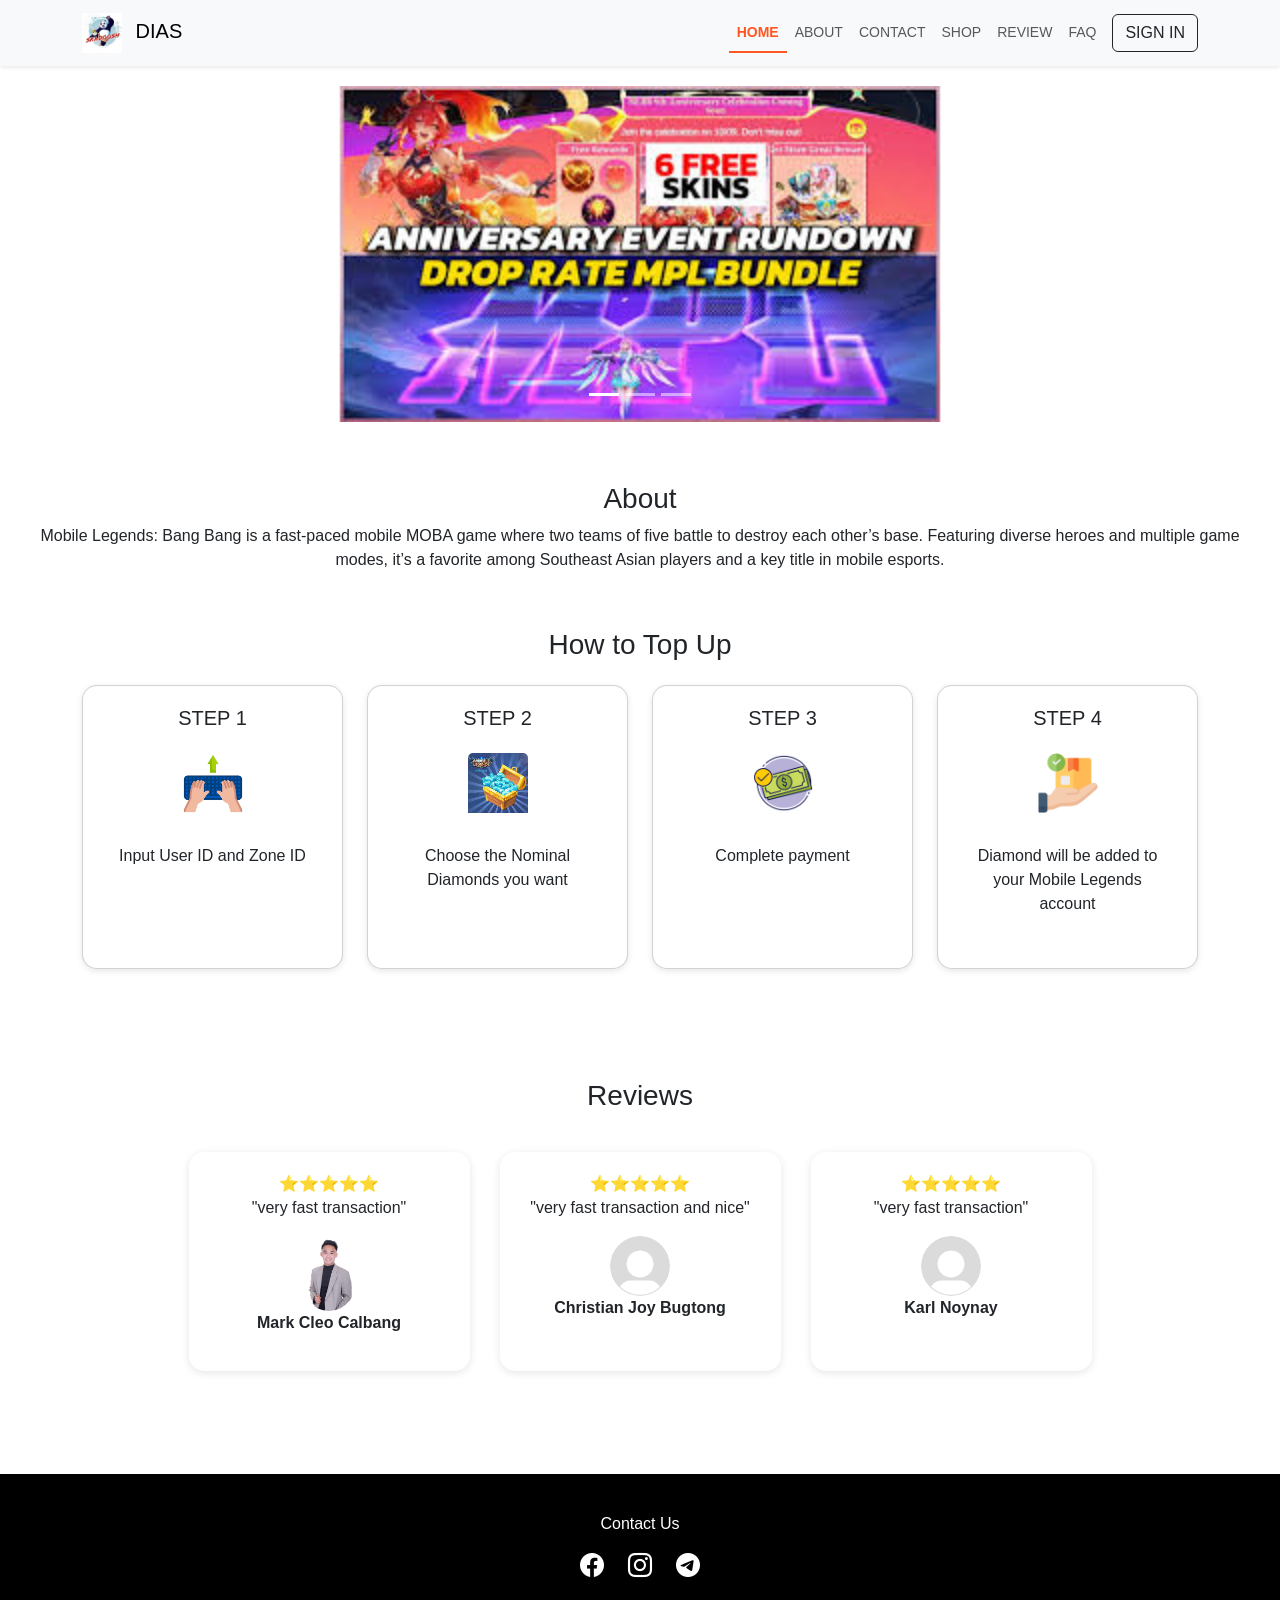
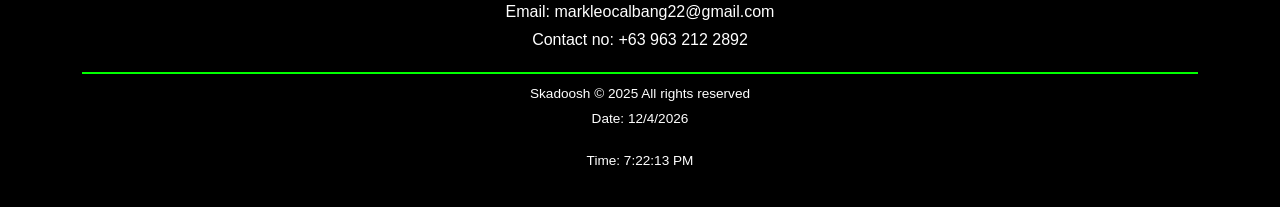
<file: index.html>
<!DOCTYPE html>
<html lang="en">
<head>
  <meta charset="UTF-8">
  <meta name="viewport" content="width=device-width, initial-scale=1">
  <title>Skadoosh Dias</title>
 <link rel="icon" href="images/Skadosh.jpg" type="image/x-icon">

  <!-- Bootstrap CSS -->
  <link href="https://cdn.jsdelivr.net/npm/bootstrap@5.3.2/dist/css/bootstrap.min.css" rel="stylesheet">
  <link rel="stylesheet" href="css/styles.css">
  
  <style>
   

  </style>
</head>
<body>

<!-- Navbar -->
<nav class="navbar navbar-expand-lg bg-light shadow-sm">
  <div class="container">
    <a class="navbar-brand" href="#">
      <img src="images/Skadosh.jpg" alt="Skadoosh Logo"> DIAS
    </a>
    <button class="navbar-toggler" type="button" data-bs-toggle="collapse" 
            data-bs-target="#navbarNav">
      <span class="navbar-toggler-icon"></span>
    </button>
    <div class="collapse navbar-collapse justify-content-end" id="navbarNav">
      <ul class="navbar-nav">
        <li class="nav-item"><a class="nav-link active" href="#carouselExample">HOME</a></li>
        <li class="nav-item"><a class="nav-link" href="#about">ABOUT</a></li>
        <li class="nav-item"><a class="nav-link" href="#contact">CONTACT</a></li>
        <li class="nav-item"><a class="nav-link" href="shop.html">SHOP</a></li>
        <li class="nav-item"><a class="nav-link" href="#reviews">REVIEW</a></li>
        <li class="nav-item"><a class="nav-link" href="FAQ.html">FAQ</a></li>
       <li class="nav-item">
  <a class="btn btn-outline-dark ms-2" href="#" id="signInBtn">SIGN IN</a>
</li>


      </ul>
    </div>
  </div>
</nav>

<!-- Carousel Banner -->
<div id="carouselExample" class="carousel slide mx-auto" data-bs-ride="carousel" data-bs-interval="4000" style="max-width: 800px; margin-top: 20px; margin-bottom:20px;">
  <div class="carousel-inner text-center">
    <div class="carousel-item active">
      <img src="images/billboard3.jpeg" class="d-block mx-auto w-75" alt="Banner">
    </div>
    <div class="carousel-item">
      <img src="images/sanrioboard1.jpg" class="d-block mx-auto w-75" alt="Banner2">
    </div>
    <div class="carousel-item">
      <img src="images/billboard2.jpeg" class="d-block mx-auto w-75" alt="Banner3">
    </div>
  </div>

  <!-- Indicators -->
  <div class="carousel-indicators">
    <button type="button" data-bs-target="#carouselExample" data-bs-slide-to="0" class="active"></button>
    <button type="button" data-bs-target="#carouselExample" data-bs-slide-to="1"></button>
    <button type="button" data-bs-target="#carouselExample" data-bs-slide-to="2"></button>
  </div>

  <!-- Optional: Controls -->
  <button class="carousel-control-prev" type="button" data-bs-target="#carouselExample" data-bs-slide="prev">
    <span class="carousel-control-prev-icon"></span>
  </button>
  <button class="carousel-control-next" type="button" data-bs-target="#carouselExample" data-bs-slide="next">
    <span class="carousel-control-next-icon"></span>
  </button>
</div>


<!-- About -->
 
<section id="about" class="about-section">
  <h3>About</h3>
  <p>
    Mobile Legends: Bang Bang is a fast-paced mobile MOBA game where two teams of five battle to destroy each other’s base. 
    Featuring diverse heroes and multiple game modes, it’s a favorite among Southeast Asian players and a key title in mobile esports.
  </p>
</section>

<!-- How to Top Up -->
<section class="steps container">
  <h3 class="mb-4">How to Top Up</h3>
  <div class="row text-center">
    <div class="col-md-3">
      <div class="card">
         <h5>STEP 1</h5>
        <img src="images/iinputicon.png" class="card-img-top mx-auto" style="width:60px;" alt="Step 1">
        <div class="card-body">
      
          <p>Input User ID and Zone ID</p>
           <br>
           <br>
        </div>
      </div>
    </div>
    <div class="col-md-3">
      <div class="card">
         <h5>STEP 2</h5>
        <img src="images/diasss.jpeg" class="card-img-top mx-auto" style="width:60px;" alt="Step 2">
        <div class="card-body">
         
          <p>Choose the Nominal Diamonds you want</p>
          <br>
        </div>
      </div>
    </div>
    <div class="col-md-3">
      <div class="card">
          <h5>STEP 3</h5>
        <img src="images/donepay.png" class="card-img-top mx-auto" style="width:60px;" alt="Step 3">
        <div class="card-body">
        
          <p>Complete payment</p>
           <br>
           <br>
        </div>
      </div>
    </div>
    <div class="col-md-3">
      <div class="card">
           <h5>STEP 4</h5>
        <img src="images/reced.png" class="card-img-top mx-auto" style="width:60px;" alt="Step 4">
        <div class="card-body">
          <p>Diamond will be added to your Mobile Legends account</p>
        </div>
      </div>
    </div>
  </div>
</section>


<!-- Reviews -->
<section class="reviews container my-5" id="reviews">
  <h3 class="text-center mb-4">Reviews</h3>
  
  <div id="reviewCarousel" class="carousel slide" data-bs-ride="carousel">
    <div class="carousel-inner">

      <!-- Slide 1 (Static) -->
      <div class="carousel-item active">
        <div class="row justify-content-center">
          <div class="col-md-3 review-card text-center">
            ⭐⭐⭐⭐⭐
            <p>"very fast transaction"</p>
            <img src="images/pogimark.png" class="card-img-top mx-auto" 
                 style="width:60px; border-radius: 50%;" alt="Mark">
            <p><b>Mark Cleo Calbang</b></p>
          </div>
          <div class="col-md-3 review-card text-center">
            ⭐⭐⭐⭐⭐
            <p>"very fast transaction and nice"</p>
            <img src="images/defaultprofilepic.png" class="card-img-top mx-auto" 
                 style="width:60px; border-radius: 50%;" alt="Mark">
            <p><b>Christian Joy Bugtong</b></p>
          </div>
          <div class="col-md-3 review-card text-center">
            ⭐⭐⭐⭐⭐
            <p>"very fast transaction"</p>
            <img src="images/defaultprofilepic.png" class="card-img-top mx-auto" 
                 style="width:60px; border-radius: 50%;" alt="Mark">
            <p><b>Karl Noynay</b></p>
          </div>
        </div>
      </div>

      <!-- Slide 2 (Dynamic from sessionStorage) -->
      <div class="carousel-item">
        <div class="row justify-content-center" id="dynamicReviews">
          <!-- JS will inject reviews here -->
        </div>
      </div>

    </div>

    <!-- Controls -->
    <button class="carousel-control-prev" type="button" data-bs-target="#reviewCarousel" data-bs-slide="prev">
      <span class="carousel-control-prev-icon"></span>
    </button>
    <button class="carousel-control-next" type="button" data-bs-target="#reviewCarousel" data-bs-slide="next">
      <span class="carousel-control-next-icon"></span>
    </button>
  </div>
</section>

<script>
// Display reviews from sessionStorage in Slide 2
window.addEventListener("DOMContentLoaded", () => {
  let reviewData = sessionStorage.getItem("reviews");
  let container = document.getElementById("dynamicReviews");

  if (reviewData) {
    let reviews = JSON.parse(reviewData);
    container.innerHTML = ""; // Clear first

    reviews.forEach(r => {
      let stars = "⭐".repeat(r.rating);
      container.innerHTML += `
        <div class="col-md-3 review-card text-center">
          ${stars}
          <p>"${r.comments}"</p>
          <img src="images/defaultprofilepic.png" 
               class="card-img-top mx-auto" style="width:60px; border-radius: 50%;" alt="Profile">
          <p><b>${r.fullname}</b></p>
        </div>
      `;
    });
  } else {
    container.innerHTML = `
      <div class="col-md-12 text-center">
        <p>No reviews yet for this session.</p>
      </div>
    `;
  }
});

</script>



<script>

</script>


<!-- Footer -->
<footer id="contact" class="footer">
  <div class="container">
    <h6>Contact Us</h6>
    <div class="social-icons">
      <a href="#"><i class="bi bi-facebook"></i></a>
      <a href="#"><i class="bi bi-instagram"></i></a>
      <a href="#"><i class="bi bi-telegram"></i></a>
    </div>
    <p class="mt-3 mb-1">Email: <a href="mailto:markleocalbang22@gmail.com">markleocalbang22@gmail.com</a></p>
    <p>Contact no: <a href="tel:+639632122892">+63 963 212 2892</a></p>

    <div class="footer-bottom">
      <span>Skadoosh © 2025 All rights reserved</span>
      <p>Date: <span id="current-date"></span></p>
      <p>Time: <span id="current-time"></span></p>
    </div>
  </div>
</footer>


<!-- Bootstrap JS -->
<script src="https://cdn.jsdelivr.net/npm/bootstrap@5.3.2/dist/js/bootstrap.bundle.min.js"></script>
<!-- Bootstrap Icons -->
<link rel="stylesheet" href="https://cdn.jsdelivr.net/npm/bootstrap-icons@1.11.1/font/bootstrap-icons.css">

<script src="js/index.js"></script>

</body>
</html>
</file>
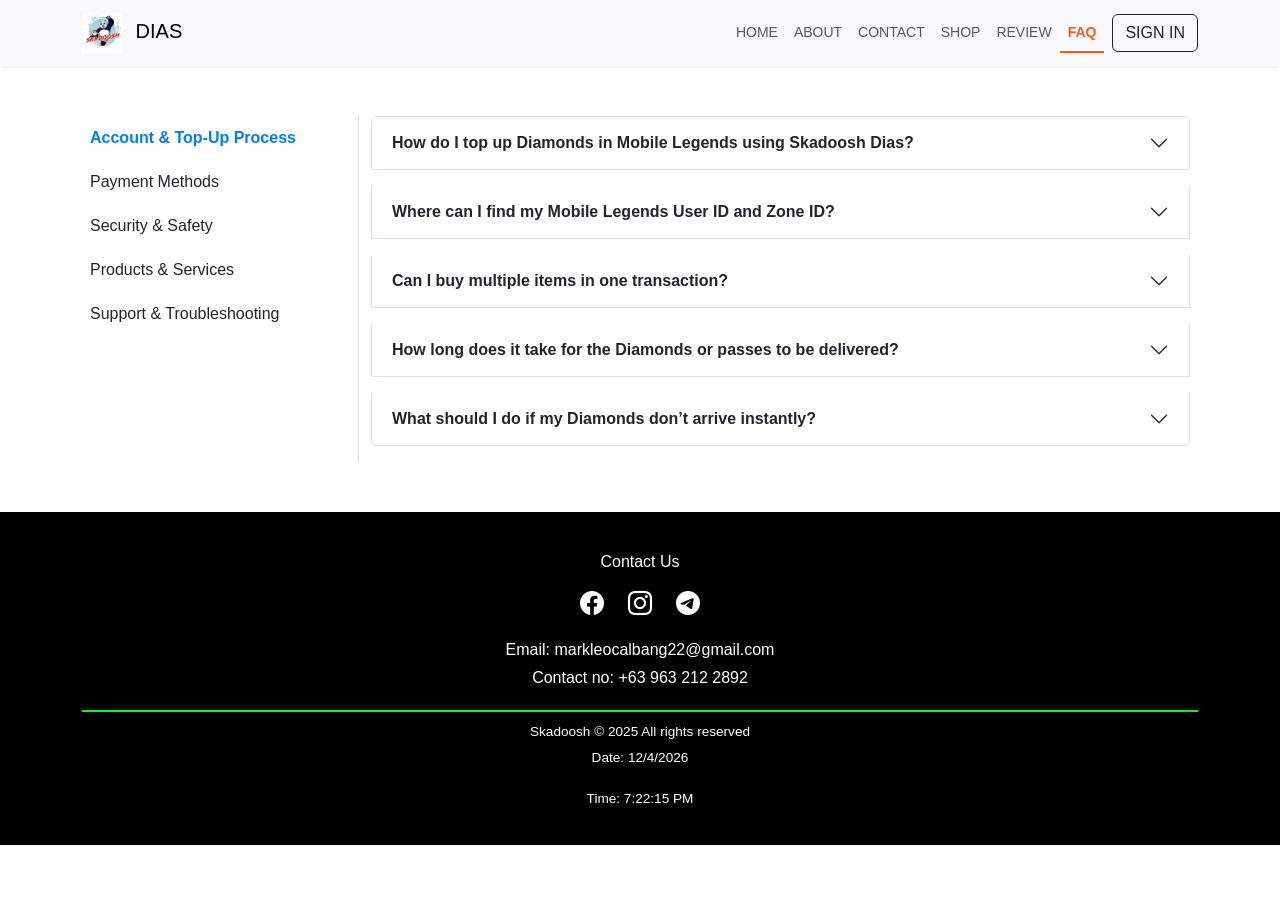
<file: FAQ.html>
<!DOCTYPE html>
<html lang="en">
<head>
  <meta charset="UTF-8">
  <meta name="viewport" content="width=device-width, initial-scale=1">
  <title>Skadoosh Dias - FAQ </title>
   <link rel="icon" href="images/Skadosh.jpg" type="image/x-icon">
  <!-- Bootstrap CSS -->
  <link href="https://cdn.jsdelivr.net/npm/bootstrap@5.3.3/dist/css/bootstrap.min.css" rel="stylesheet">
  <link href="https://cdn.jsdelivr.net/npm/bootstrap-icons/font/bootstrap-icons.css" rel="stylesheet">
  <link rel="stylesheet" href="css/styles.css">
</head>
<body>
<!-- Navbar -->
<nav class="navbar navbar-expand-lg bg-light shadow-sm">
  <div class="container">
    <a class="navbar-brand" href="index.html">
      <img src="images/Skadosh.jpg" alt="Skadoosh Logo"> DIAS
    </a>
    <button class="navbar-toggler" type="button" data-bs-toggle="collapse" 
            data-bs-target="#navbarNav">
      <span class="navbar-toggler-icon"></span>
    </button>
    <div class="collapse navbar-collapse justify-content-end" id="navbarNav">
      <ul class="navbar-nav">
        <li class="nav-item"><a class="nav-link" href="index.html">HOME</a></li>
        <li class="nav-item"><a class="nav-link" href="index.html#about">ABOUT</a></li>
        <li class="nav-item"><a class="nav-link" href="index.html#contact">CONTACT</a></li>
        <li class="nav-item"><a class="nav-link" href="shop.html">SHOP</a></li>
        <li class="nav-item"><a class="nav-link" href="index.html#reviews">REVIEW</a></li>
        <li class="nav-item"><a class="nav-link active" href="FAQ.html">FAQ</a></li>
       <li class="nav-item">
  <a class="btn btn-outline-dark ms-2" href="#" id="signInBtn">SIGN IN</a>
</li>


      </ul>
    </div>
  </div>
</nav>

<!-- FAQ Section -->
<section class="faq-section container">
  <div class="row">
    <!-- Left Menu -->
    <div class="col-md-3 faq-left">
      <ul id="faqMenu">
        <li data-category="account">Account & Top-Up Process</li>
        <li data-category="payment">Payment Methods</li>
        <li data-category="security">Security & Safety</li>
        <li data-category="products">Products & Services</li>
        <li data-category="support">Support & Troubleshooting</li>
      </ul>
    </div>

    <!-- Right Accordion -->
    <div class="col-md-9">
      <div class="accordion" id="faqAccordion">

        <!-- Account & Top-Up Process -->
        <div class="faq-category account">
          <div class="accordion-item mb-3">
            <h2 class="accordion-header">
              <button class="accordion-button collapsed" data-bs-toggle="collapse" data-bs-target="#q1">
                How do I top up Diamonds in Mobile Legends using Skadoosh Dias?
              </button>
            </h2>
            <div id="q1" class="accordion-collapse collapse" data-bs-parent="#faqAccordion">
              <div class="accordion-body">Just enter your Mobile Legends User ID and Zone ID, select the item you want, choose a payment method, and confirm. Your Diamonds or pass will be delivered instantly.</div>
            </div>
          </div>

          <div class="accordion-item mb-3">
            <h2 class="accordion-header">
              <button class="accordion-button collapsed" data-bs-toggle="collapse" data-bs-target="#q2">
                Where can I find my Mobile Legends User ID and Zone ID?
              </button>
            </h2>
            <div id="q2" class="accordion-collapse collapse" data-bs-parent="#faqAccordion">
              <div class="accordion-body">Open Mobile Legends, go to your profile, and you’ll see your User ID and Zone ID displayed below your username. Example: 12345678 (1234) – the first part is your User ID and the numbers inside the brackets are your Zone ID.</div>
            </div>
          </div>

         <div class="accordion-item mb-3">
            <h2 class="accordion-header">
              <button class="accordion-button collapsed" data-bs-toggle="collapse" data-bs-target="#q3">
                Can I buy multiple items in one transaction?
              </button>
            </h2>
            <div id="q3" class="accordion-collapse collapse" data-bs-parent="#faqAccordion">
              <div class="accordion-body">Yes! You can select multiple items (like Diamonds + Twilight Pass) in one transaction as long as your chosen payment method covers the total amount.</div>
            </div>
          </div>

          <div class="accordion-item mb-3">
            <h2 class="accordion-header">
              <button class="accordion-button collapsed" data-bs-toggle="collapse" data-bs-target="#q4">
                How long does it take for the Diamonds or passes to be delivered?
              </button>
            </h2>
            <div id="q4" class="accordion-collapse collapse" data-bs-parent="#faqAccordion">
              <div class="accordion-body">Most top-ups are delivered instantly within seconds. In rare cases, it may take a few minutes depending on your payment method.</div>
            </div>
          </div>
          
          <div class="accordion-item mb-3">
            <h2 class="accordion-header">
              <button class="accordion-button collapsed" data-bs-toggle="collapse" data-bs-target="#q5">
                What should I do if my Diamonds don’t arrive instantly?
              </button>
            </h2>
            <div id="q5" class="accordion-collapse collapse" data-bs-parent="#faqAccordion">
              <div class="accordion-body">Wait for up to 15 minutes, then relogin to your Mobile Legends account. If the items still don’t appear, contact Skadoosh Dias support with your transaction details.</div>
            </div>
          </div>

        </div>

        <!-- Payment Methods -->
        <div class="faq-category payment d-none">
          <div class="accordion-item mb-3">
            <h2 class="accordion-header">
              <button class="accordion-button collapsed" data-bs-toggle="collapse" data-bs-target="#q6">
                What payment options are available in Skadoosh Dias?
              </button>
            </h2>
            <div id="q6" class="accordion-collapse collapse" data-bs-parent="#faqAccordion">
              <div class="accordion-body">We support GCash, Maya, Smart/Sun, Dito, GrabPay, 7-Eleven, Coins.ph, Bank Transfer, Counter Payment, Card Payment, and Skadocash.</div>
            </div>
          </div>
         <div class="accordion-item mb-3">
            <h2 class="accordion-header">
              <button class="accordion-button collapsed" data-bs-toggle="collapse" data-bs-target="#q7">
               Can I use GCash or Maya to pay for my ML top-ups?
              </button>
            </h2>
            <div id="q7" class="accordion-collapse collapse" data-bs-parent="#faqAccordion">
              <div class="accordion-body">Yes! for now the GCash and Maya are coming soon but we try our best to implement that e-wallet because the most popular payment options on Skadoosh Dias, and they work instantly.</div>
            </div>
          </div>

          <div class="accordion-item mb-3">
            <h2 class="accordion-header">
              <button class="accordion-button collapsed" data-bs-toggle="collapse" data-bs-target="#q8">
              Do you accept 7-Eleven or over-the-counter payments?
              </button>
            </h2>
            <div id="q8" class="accordion-collapse collapse" data-bs-parent="#faqAccordion">
              <div class="accordion-body">Yes, soon you can generate a barcode or payment code at checkout and pay at any 7-Eleven store or selected payment counters nationwide.</div>
            </div>
          </div>

            <div class="accordion-item mb-3">
            <h2 class="accordion-header">
              <button class="accordion-button collapsed" data-bs-toggle="collapse" data-bs-target="#q9">
             Is it possible to pay using credit/debit cards?
              </button>
            </h2>
            <div id="q9" class="accordion-collapse collapse" data-bs-parent="#faqAccordion">
              <div class="accordion-body">Absolutely! soon we try our best so that you can pay with Visa or Mastercard credit/debit cards through our secure payment gateway.</div>
            </div>
          </div>

           <div class="accordion-item mb-3">
            <h2 class="accordion-header">
              <button class="accordion-button collapsed" data-bs-toggle="collapse" data-bs-target="#q10">
             What is Skadocash and how does it work?
              </button>
            </h2>
            <div id="q10" class="accordion-collapse collapse" data-bs-parent="#faqAccordion">
              <div class="accordion-body">Skadocash is our built-in wallet system. Soon You can load it with money and use it for faster, one-click top-ups without needing third-party apps.</div>
            </div>
          </div>

        </div>

        <!-- Security & Safety -->
        <div class="faq-category security d-none">
          <div class="accordion-item mb-3">
            <h2 class="accordion-header">
              <button class="accordion-button collapsed" data-bs-toggle="collapse" data-bs-target="#q11">
                Is Skadoosh Dias safe for Mobile Legends transactions?
              </button>
            </h2>
            <div id="q11" class="accordion-collapse collapse" data-bs-parent="#faqAccordion">
              <div class="accordion-body">Yes! We only require your User ID and Zone ID, never your password, making it 100% safe.</div>
            </div>
          </div>

           <div class="accordion-item mb-3">
            <h2 class="accordion-header">
              <button class="accordion-button collapsed" data-bs-toggle="collapse" data-bs-target="#q12">
                Will my account get banned if I top up using Skadoosh Dias?
              </button>
            </h2>
            <div id="q12" class="accordion-collapse collapse" data-bs-parent="#faqAccordion">
              <div class="accordion-body">No. All our Diamonds and passes are directly credited through official Mobile Legends channels, so it’s completely safe.</div>
            </div>
          </div>

          <div class="accordion-item mb-3">
            <h2 class="accordion-header">
              <button class="accordion-button collapsed" data-bs-toggle="collapse" data-bs-target="#q13">
                Do you store my Mobile Legends login details?
              </button>
            </h2>
            <div id="q13" class="accordion-collapse collapse" data-bs-parent="#faqAccordion">
              <div class="accordion-body">No. We will never ask for or store your MLBB login credentials. Only your User ID and Zone ID are required.</div>
            </div>
          </div>


          <div class="accordion-item mb-3">
            <h2 class="accordion-header">
              <button class="accordion-button collapsed" data-bs-toggle="collapse" data-bs-target="#q14">
                How secure are the payment gateways?
              </button>
            </h2>
            <div id="q14" class="accordion-collapse collapse" data-bs-parent="#faqAccordion">
              <div class="accordion-body">All transactions are processed through encrypted and trusted payment providers to ensure maximum security.</div>
            </div>
          </div>

          <div class="accordion-item mb-3">
            <h2 class="accordion-header">
              <button class="accordion-button collapsed" data-bs-toggle="collapse" data-bs-target="#q15">
                What should I do if I notice unauthorized activity in my account?
              </button>
            </h2>
            <div id="q15" class="accordion-collapse collapse" data-bs-parent="#faqAccordion">
              <div class="accordion-body">Immediately change your Mobile Legends password, secure your payment apps, and contact our support team so we can help investigate.</div>
            </div>
          </div>

        </div>

        <!-- Products & Services -->
        <div class="faq-category products d-none">
          <div class="accordion-item mb-3">
            <h2 class="accordion-header">
              <button class="accordion-button collapsed" data-bs-toggle="collapse" data-bs-target="#q16">
                What Mobile Legends items can I buy from Skadoosh Dias?
              </button>
            </h2>
            <div id="q16" class="accordion-collapse collapse" data-bs-parent="#faqAccordion">
              <div class="accordion-body">You can purchase Diamonds, Twilight Pass, Weekly Diamond Pass, and other limited-time MLBB bundles.</div>
            </div>
          </div>


           <div class="accordion-item mb-3">
            <h2 class="accordion-header">
              <button class="accordion-button collapsed" data-bs-toggle="collapse" data-bs-target="#q17">
                Do you offer the Twilight Pass and Weekly Diamond Pass?
              </button>
            </h2>
            <div id="q17" class="accordion-collapse collapse" data-bs-parent="#faqAccordion">
              <div class="accordion-body">Yes! Both are available for instant purchase and will be delivered straight to your ML account.</div>
            </div>
          </div>

           <div class="accordion-item mb-3">
            <h2 class="accordion-header">
              <button class="accordion-button collapsed" data-bs-toggle="collapse" data-bs-target="#q18">
               Can I purchase Starlight Membership or other ML bundles?
              </button>
            </h2>
            <div id="q18" class="accordion-collapse collapse" data-bs-parent="#faqAccordion">
              <div class="accordion-body">Currently, we focus on Diamonds and passes, but we may add Starlight Membership and special bundles soon.</div>
            </div>
          </div>

            <div class="accordion-item mb-3">
            <h2 class="accordion-header">
              <button class="accordion-button collapsed" data-bs-toggle="collapse" data-bs-target="#q19">
               Are the prices the same as in-game purchases?
              </button>
            </h2>
            <div id="q19" class="accordion-collapse collapse" data-bs-parent="#faqAccordion">
              <div class="accordion-body">Our prices are often cheaper than in-game top-ups and we offer various payment promotions.</div>
            </div>
          </div>

           <div class="accordion-item mb-3">
            <h2 class="accordion-header">
              <button class="accordion-button collapsed" data-bs-toggle="collapse" data-bs-target="#q20">
              Do you have promos or discounts for bulk purchases?
              </button>
            </h2>
            <div id="q20" class="accordion-collapse collapse" data-bs-parent="#faqAccordion">
              <div class="accordion-body">Yes! Watch out for our seasonal promos and bundle deals to save more on your top-ups.</div>
            </div>
          </div>

        </div>

        <!-- Support & Troubleshooting -->
        <div class="faq-category support d-none">
          <div class="accordion-item mb-3">
            <h2 class="accordion-header">
              <button class="accordion-button collapsed" data-bs-toggle="collapse" data-bs-target="#q21">
                What should I do if I entered the wrong User ID or Zone ID?
              </button>
            </h2>
            <div id="q21" class="accordion-collapse collapse" data-bs-parent="#faqAccordion">
              <div class="accordion-body">Unfortunately, if the top-up was already delivered, it cannot be reversed. Please double-check your details before confirming your order.</div>
            </div>
          </div>

           <div class="accordion-item mb-3">
            <h2 class="accordion-header">
              <button class="accordion-button collapsed" data-bs-toggle="collapse" data-bs-target="#q22">
                How can I contact Skadoosh Dias customer support?
              </button>
            </h2>
            <div id="q22" class="accordion-collapse collapse" data-bs-parent="#faqAccordion">
              <div class="accordion-body">You can reach us via email, live chat on our website, or through our official Facebook page.</div>
            </div>
          </div>

            <div class="accordion-item mb-3">
            <h2 class="accordion-header">
              <button class="accordion-button collapsed" data-bs-toggle="collapse" data-bs-target="#q23">
                Do you provide refunds for failed transactions?
              </button>
            </h2>
            <div id="q23" class="accordion-collapse collapse" data-bs-parent="#faqAccordion">
              <div class="accordion-body">Yes. If your payment was successful but you didn’t receive your Diamonds, we will either refund your money or resend the items.</div>
            </div>
          </div>

          <div class="accordion-item mb-3">
            <h2 class="accordion-header">
              <button class="accordion-button collapsed" data-bs-toggle="collapse" data-bs-target="#q24">
               How can I report a problem if my payment was successful but Diamonds were not delivered?
              </button>
            </h2>
            <div id="q24" class="accordion-collapse collapse" data-bs-parent="#faqAccordion">
              <div class="accordion-body">Please contact support and provide your transaction ID, User ID, Zone ID, and proof of payment so we can quickly resolve the issue</div>
            </div>
          </div>
        </div>

      </div>
    </div>
  </div>
</section>

<!-- Footer -->
<footer id="contact" class="footer">
  <div class="container">
    <h6>Contact Us</h6>
    <div class="social-icons">
      <a href="#"><i class="bi bi-facebook"></i></a>
      <a href="#"><i class="bi bi-instagram"></i></a>
      <a href="#"><i class="bi bi-telegram"></i></a>
    </div>
    <p class="mt-3 mb-1">Email: <a href="mailto:markleocalbang22@gmail.com">markleocalbang22@gmail.com</a></p>
    <p>Contact no: <a href="tel:+639632122892">+63 963 212 2892</a></p>

    <div class="footer-bottom">
      <span>Skadoosh © 2025 All rights reserved</span>
      <p>Date: <span id="current-date"></span></p>
      <p>Time: <span id="current-time"></span></p>
    </div>
  </div>
</footer>


<!-- Bootstrap JS -->
<script src="https://cdn.jsdelivr.net/npm/bootstrap@5.3.3/dist/js/bootstrap.bundle.min.js"></script>
<script src="js/faq.js"></script>


</body>
</html>
</file>
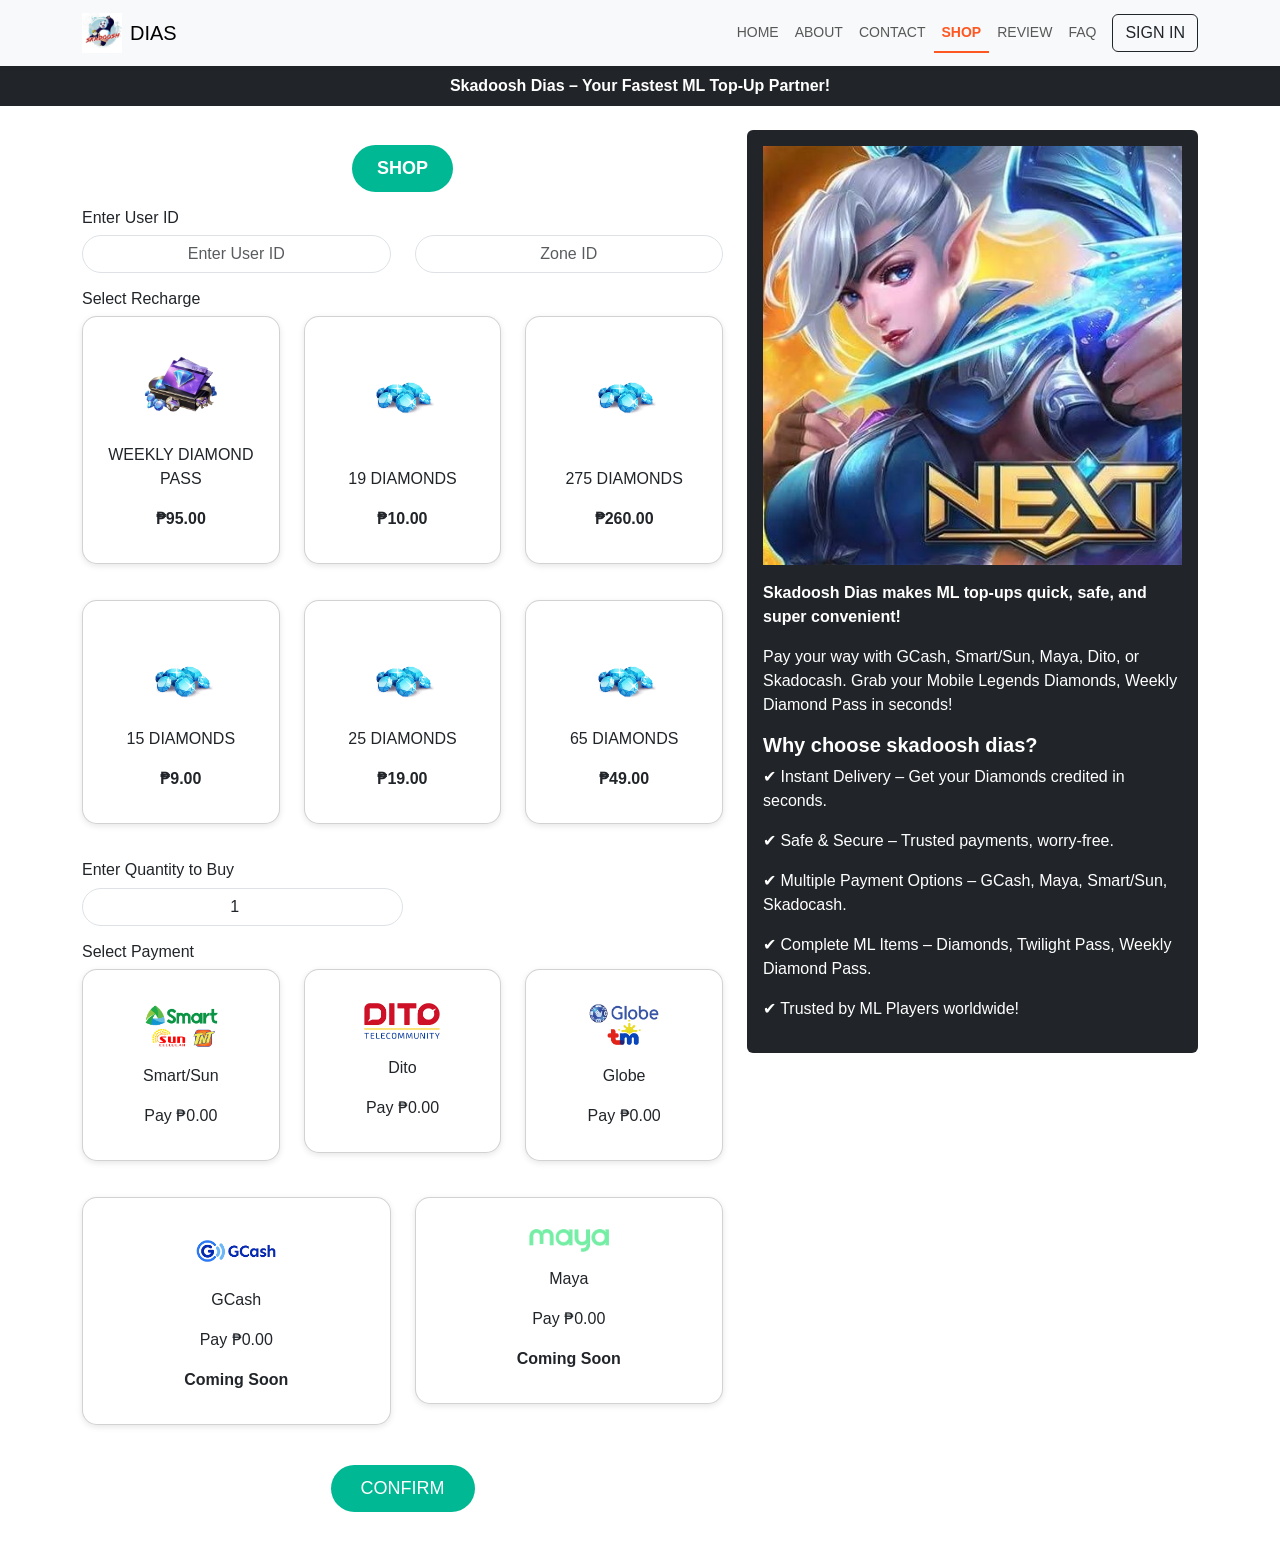
<file: shop.html>
<!DOCTYPE html>
<html lang="en">
<head>
  <meta charset="UTF-8">
  <meta name="viewport" content="width=device-width, initial-scale=1.0">
  <title>Skadoosh Dias – ML Top-Up</title>
  <link rel="icon" href="images/Skadosh.jpg" type="image/x-icon">
  <link href="https://cdn.jsdelivr.net/npm/bootstrap@5.3.2/dist/css/bootstrap.min.css" rel="stylesheet">
   <link rel="stylesheet" href="css/styles.css">
</head>
<body>
<!-- Navbar -->
<nav class="navbar navbar-expand-lg bg-light shadow-sm">
  <div class="container">
    <a class="navbar-brand d-flex align-items-center" href="#">
      <img src="images/Skadosh.jpg" alt="Skadoosh Logo"> DIAS
    </a>
    <button class="navbar-toggler" type="button" data-bs-toggle="collapse" data-bs-target="#navbarNav">
      <span class="navbar-toggler-icon"></span>
    </button>
    <div class="collapse navbar-collapse justify-content-end" id="navbarNav">
      <ul class="navbar-nav">
        <li class="nav-item"><a class="nav-link" href="index.html">HOME</a></li>
        <li class="nav-item"><a class="nav-link" href="index.html#about">ABOUT</a></li>
        <li class="nav-item"><a class="nav-link" href="index.html#contact">CONTACT</a></li>
        <li class="nav-item"><a class="nav-link active" href="#">SHOP</a></li>
        <li class="nav-item"><a class="nav-link" href="index.html#review">REVIEW</a></li>
        <li class="nav-item"><a class="nav-link" href="FAQ.html">FAQ</a></li>
       <li class="nav-item">
  <a class="btn btn-outline-dark ms-2" href="#" id="signInBtn">SIGN IN</a>
</li>

      </ul>
    </div>
  </div>
</nav>

<!-- Hero Title -->
<div class="hero-title bg-dark text-white text-center p-2 fw-bold">
  Skadoosh Dias – Your Fastest ML Top-Up Partner!
</div>

<!-- Main Content -->
<div class="container my-4">
  <div class="row">
    <!-- Left Side (Form & Items) -->
    <div class="col-lg-7">
      <button class="shop-btn btn btn-success rounded-pill mb-3">SHOP</button>

      <!-- Step 1 -->
      <h6>Enter User ID</h6>
      <div class="row mb-3">
        <div class="col"><input type="text" id="userId" class="form-control" placeholder="Enter User ID"></div>
        <div class="col"><input type="text" id="zoneId" class="form-control" placeholder="Zone ID"></div>
      </div>

      <!-- Step 2 -->
      <h6>Select Recharge</h6>
      <div class="row" id="rechargeOptions">
        <div class="col-md-4">
          <div class="card p-3" data-price="95" data-name="WEEKLY DIAMOND PASS">
            <img src="images/weeklydias.png" alt="Weekly">
    
            <p>WEEKLY DIAMOND PASS</p>
            <p><b>₱95.00</b></p>
          </div>
        </div>
        <div class="col-md-4">
          <div class="card p-3" data-price="10" data-name="19 DIAMONDS">
            <img src="images/diasssssdd.png" alt="Diamond">
                <br>
            <p>19 DIAMONDS</p>
            <p><b>₱10.00</b></p>
          </div>
        </div>
        <div class="col-md-4">
          <div class="card p-3" data-price="260" data-name="275 DIAMONDS">
             <img src="images/diasssssdd.png" alt="Diamond">
                 <br>
            <p>275 DIAMONDS</p>
            <p><b>₱260.00</b></p>
          </div>
        </div>
      </div>

      <!-- More Diamonds -->
      <div class="row mt-3">
        <div class="col-md-4">
          <div class="card p-3" data-price="9" data-name="15 DIAMONDS">
               <img src="images/diasssssdd.png" alt="Diamond">
            <p>15 DIAMONDS</p>
            <p><b>₱9.00</b></p>
          </div>
        </div>
        <div class="col-md-4">
          <div class="card p-3" data-price="19" data-name="25 DIAMONDS">
               <img src="images/diasssssdd.png" alt="Diamond">
            <p>25 DIAMONDS</p>
            <p><b>₱19.00</b></p>
          </div>
        </div>
        <div class="col-md-4">
          <div class="card p-3" data-price="49" data-name="65 DIAMONDS">
               <img src="images/diasssssdd.png" alt="Diamond">
            <p>65 DIAMONDS</p>
            <p><b>₱49.00</b></p>
          </div>
        </div>
      </div>

      <!-- Step 3 -->
      <h6 class="mt-3">Enter Quantity to Buy</h6>
      <input type="number" id="quantity" class="form-control w-50 mb-3" value="1" min="1">
      <h6 style="display:none;">Total: <span id="totalPrice" >₱0.00</span></h6>

      <!-- Step 4 -->
    <h6>Select Payment</h6>
<div class="row" id="paymentOptions">
  <div class="col-md-4">
    <div class="card p-3" data-method="Smart" data-coming="false">
        <img src="images/prepare.png" alt="Diamond">
      <p>Smart/Sun</p>
      <p class="payment-total">Pay ₱0.00</p>
    </div>
  </div>
  <div class="col-md-4">
    <div class="card p-3" data-method="Dito" data-coming="false">
        <img src="images/image-removebg-preview (55).png" alt="Diamond">
      <p>Dito</p>
      <p class="payment-total">Pay ₱0.00</p>
    </div>
  </div>
  <div class="col-md-4">
    <div class="card p-3" data-method="Globe" data-coming="false">
        <img src="images/tmmm.png" alt="Diamond">
      <p>Globe</p>
      <p class="payment-total">Pay ₱0.00</p>
    </div>
  </div>
</div>

<div class="row mt-3">
  <div class="col-md-6">
    <div class="card p-3" data-method="GCash" data-coming="true">
    <img src="images/gecash.png" alt="Diamond">
      <p>GCash</p>
      <p class="payment-total">Pay ₱0.00</p>
      <p><b>Coming Soon</b></p>
    </div>
  </div>
  <div class="col-md-6">
    <div class="card p-3" data-method="Maya" data-coming="true">
        <img src="images/mayaaa.png" alt="Diamond">
      <p>Maya</p>
      <p class="payment-total">Pay ₱0.00</p>
      <p><b>Coming Soon</b></p>
    </div>
  </div>
</div>

      <!-- Error -->
      <div id="error" class="error-message"></div>
      <button class="confirm-btn btn btn-success rounded-pill" id="confirmBtn">CONFIRM</button>
    </div>

    <!-- Right Side -->
    <div class="col-lg-5">
      <div class="right-text bg-dark text-white p-3 rounded">
        <img src="images/mlbbbbs.jpg" class="img-fluid mb-3" alt="MLBB">
        <p><b>Skadoosh Dias makes ML top-ups quick, safe, and super convenient!</b></p>
        <p>Pay your way with GCash, Smart/Sun, Maya, Dito, or Skadocash. Grab your Mobile Legends Diamonds, Weekly Diamond Pass in seconds!</p>
        <h5>Why choose skadoosh dias?</h5>
        <p>✔ Instant Delivery – Get your Diamonds credited in seconds.</p>
        <p>✔ Safe & Secure – Trusted payments, worry-free.</p>
        <p>✔ Multiple Payment Options – GCash, Maya, Smart/Sun, Skadocash.</p>
        <p>✔ Complete ML Items – Diamonds, Twilight Pass, Weekly Diamond Pass.</p>
        <p>✔ Trusted by ML Players worldwide!</p>
      </div>
    </div>
  </div>
</div>
<div class="modal fade" id="successModal" tabindex="-1">
  <div class="modal-dialog modal-dialog-centered">
    <div class="modal-content p-3 text-center">
      <h5 class="modal-title">Please Rate Your Review</h5>
      <div class="modal-body">
        <input type="text" id="fullname" class="form-control mb-3" placeholder="Enter Full Name">

        <div id="stars" class="mb-3">
          <span class="star" data-value="1">&#9733;</span>
          <span class="star" data-value="2">&#9733;</span>
          <span class="star" data-value="3">&#9733;</span>
          <span class="star" data-value="4">&#9733;</span>
          <span class="star" data-value="5">&#9733;</span>
        </div>

        <!-- ✅ New textarea -->
        <textarea id="comments" class="form-control mb-3" rows="3" placeholder="Enter your comments or suggestions"></textarea>
      </div>
      <div class="modal-footer justify-content-center">
        <button class="btn btn-success" id="saveReview">Save Review</button>
      </div>
    </div>
  </div>
</div>

<script src="https://cdn.jsdelivr.net/npm/bootstrap@5.3.2/dist/js/bootstrap.bundle.min.js"></script>

<script src="js/shop.js"></script>


</body>
</html>
</file>
<file: css/styles.css>
body {
      font-family: Arial, sans-serif;
    }

       
.navbar {
  position: sticky;
  top: 0;
  z-index: 1020;
  transition: all 0.3s ease;
}


.navbar-nav .nav-link {
  transition: transform 0.2s ease, color 0.2s ease;
}

.navbar-nav .nav-link:hover {
  transform: translateY(-3px);
  color: #ff9800; 
}


.navbar-nav .nav-link.active {
  font-weight: bold;
  color: #ff5722 !important; 
  border-bottom: 2px solid #ff5722;
}

    nav {
      
        font-size: 14px;
    }
    .navbar-brand img {
      height: 40px;
      margin-right: 8px;

      
    }


    /* HOME */ 
    
    .about-section {
      text-align: center;
      padding: 40px 20px;
    }
    .steps {
      text-align: center;
      margin-bottom: 50px;
    }
    .steps .card {
      border-radius: 15px;
      padding: 20px;
    }
    .reviews {
      padding: 40px 20px;
      text-align: center;
    }
    .review-card {
      border-radius: 15px;
      padding: 20px;
      margin: 15px;
      box-shadow: 0 2px 8px rgba(0,0,0,0.1);
    }
  
/* SHOP */

    .hero-title {
      background: #000;
      color: #fff;
      text-align: center;
      padding: 10px;
      font-weight: bold;
    }
    .shop-btn {
      display: block;
      margin: 15px auto;
      padding: 10px 25px;
      background: #00b894;
      border: none;
      color: #fff;
      border-radius: 25px;
      font-size: 18px;
      font-weight: bold;
    }
    .card {
      border-radius: 15px;
      text-align: center;
      margin-bottom: 20px;
      box-shadow: 0 2px 6px rgba(0,0,0,0.1);
    }
    .card img {
      width: 80px;
      margin: 15px auto;
    }
    .form-control {
      border-radius: 25px;
      text-align: center;
    }
    .confirm-btn {
      background: #00b894;
      color: #fff;
      border-radius: 25px;
      padding: 10px 30px;
      display: block;
      margin: 20px auto;
      border: none;
      font-size: 18px;
    }
    .right-text {
      background: #000;
      color: #fff;
      padding: 20px;
      border-radius: 15px;
    }
    .right-text h5 {
      margin-top: 15px;
      font-weight: bold;
      
    }
     .card.selected {
         border: 2px solid #007bff; 
         box-shadow: 0 0 10px #007bff; 
        }
    .error-message { 
        color: red; 
        font-weight: bold; 
        text-align: center; 
        margin: 10px 0;
     }
    .star { 
        font-size: 25px; 
        cursor: pointer; 
        color: gray; 
    }
    .star.selected 
    { 
        color: gold;
     }




    /* FAQ */
    .faq-section {
      padding: 50px 20px;
    }
    .faq-left {
      border-right: 1px solid #ddd;
    }
    .faq-left ul {
      list-style: none;
      padding-left: 0;
    }
    .faq-left ul li {
      padding: 10px 0;
      font-weight: 500;
    }

    .accordion-button {
      font-weight: 600;
    }
    .accordion-button::after {
      font-size: 1.5rem;
    }

    /* Footer */
.footer {
  background: #000;
  color: #fff;
  padding: 40px 20px 20px;
  position: relative;
  text-align: center; /* Center text by default */
}

.footer a {
  color: #fff;
  text-decoration: none;
}

.footer a:hover {
  text-decoration: underline;
}

.footer .social-icons {
  margin: 15px 0;
}

.footer .social-icons a {
  font-size: 1.5rem;
  margin: 0 10px;
  color: #fff;
}

.footer-bottom {
  border-top: 2px solid #0f0;
  margin-top: 20px;
  padding-top: 10px;
  font-size: 0.85rem;
  text-align: center;
  display: flex;
  flex-direction: column; /* stack items */
  align-items: center;
  gap: 5px;
}
.faq-left ul {
  list-style: none;
  padding: 0;
}
.faq-left li {
  padding: 10px;
  cursor: pointer;
}
.faq-left li:hover,
.faq-left li.active {
  font-weight: bold;
  color: #007bff;
}
</file>
